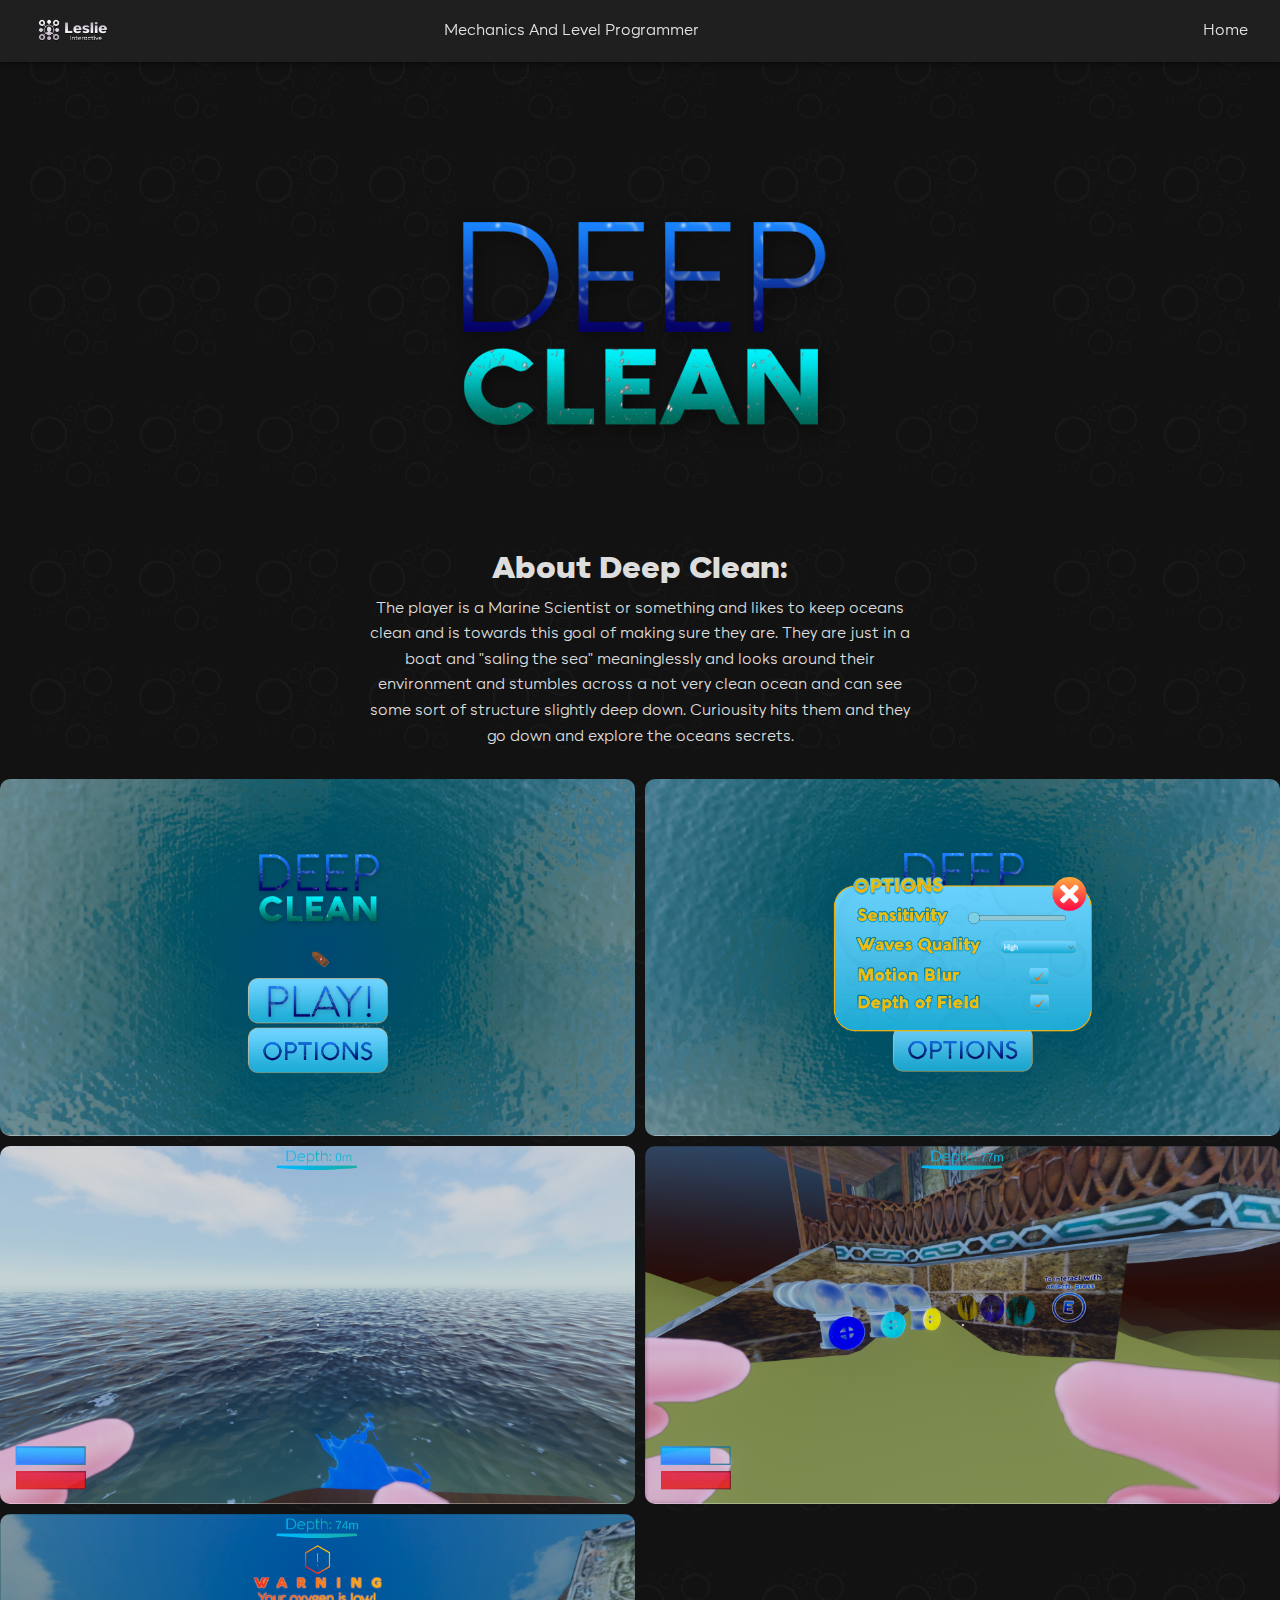
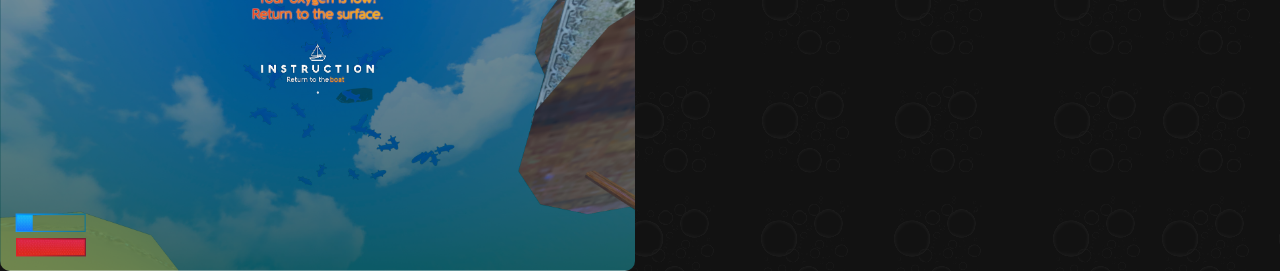
<file: pages/deepclean.html>
<!DOCTYPE html>
<html lang="en">
<head>
    <meta charset="UTF-8">
    <meta name="viewport" content="width=device-width, initial-scale=1.0">
    <title>The Subagent's Portfolio - Deep Clean</title>
    <link rel="stylesheet" href="../style.css">
    <link rel="shortcut icon" href="../assets/Icon.ico" type="image/x-icon">
</head>
<body class="deep-clean-homepage">
    <header>
        <nav class="navbar">
            <img src="../assets/Logo.png" class="logo">
            <p1 style="margin-right: 173px;">Mechanics And Level Programmer</p1>
            <ul class="nav-links">
                <li><a href="../index.html">Home</a></li>
            </ul>
        </nav>
    </header>
    <div class="hero">
        <img src="../assets/DC.png" alt="">
    </div>
</body>
  <div class="about-game">
    <h1>About Deep Clean:</h1>
    <p>The player is a Marine Scientist or something and likes to keep oceans clean and is towards this goal of making sure they are. They are just in a boat and "saling the sea" meaninglessly and looks around their environment and stumbles across a not very clean ocean and can see some sort of structure slightly deep down. Curiousity hits them and they go down and explore the oceans secrets.</p>
</div>
    <div class="screenshots">
        <img src="../assets/screenshot/DC/Menu.png" alt="">
        <img src="../assets/screenshot/DC/Options.png" alt="">
        <img src="../assets/screenshot/DC/Gameplay.png" alt="">
        <img src="../assets/screenshot/DC/Task.png" alt="">
        <img src="../assets/screenshot/DC/Warning.png" alt="">
    </div>
</html>
</file>
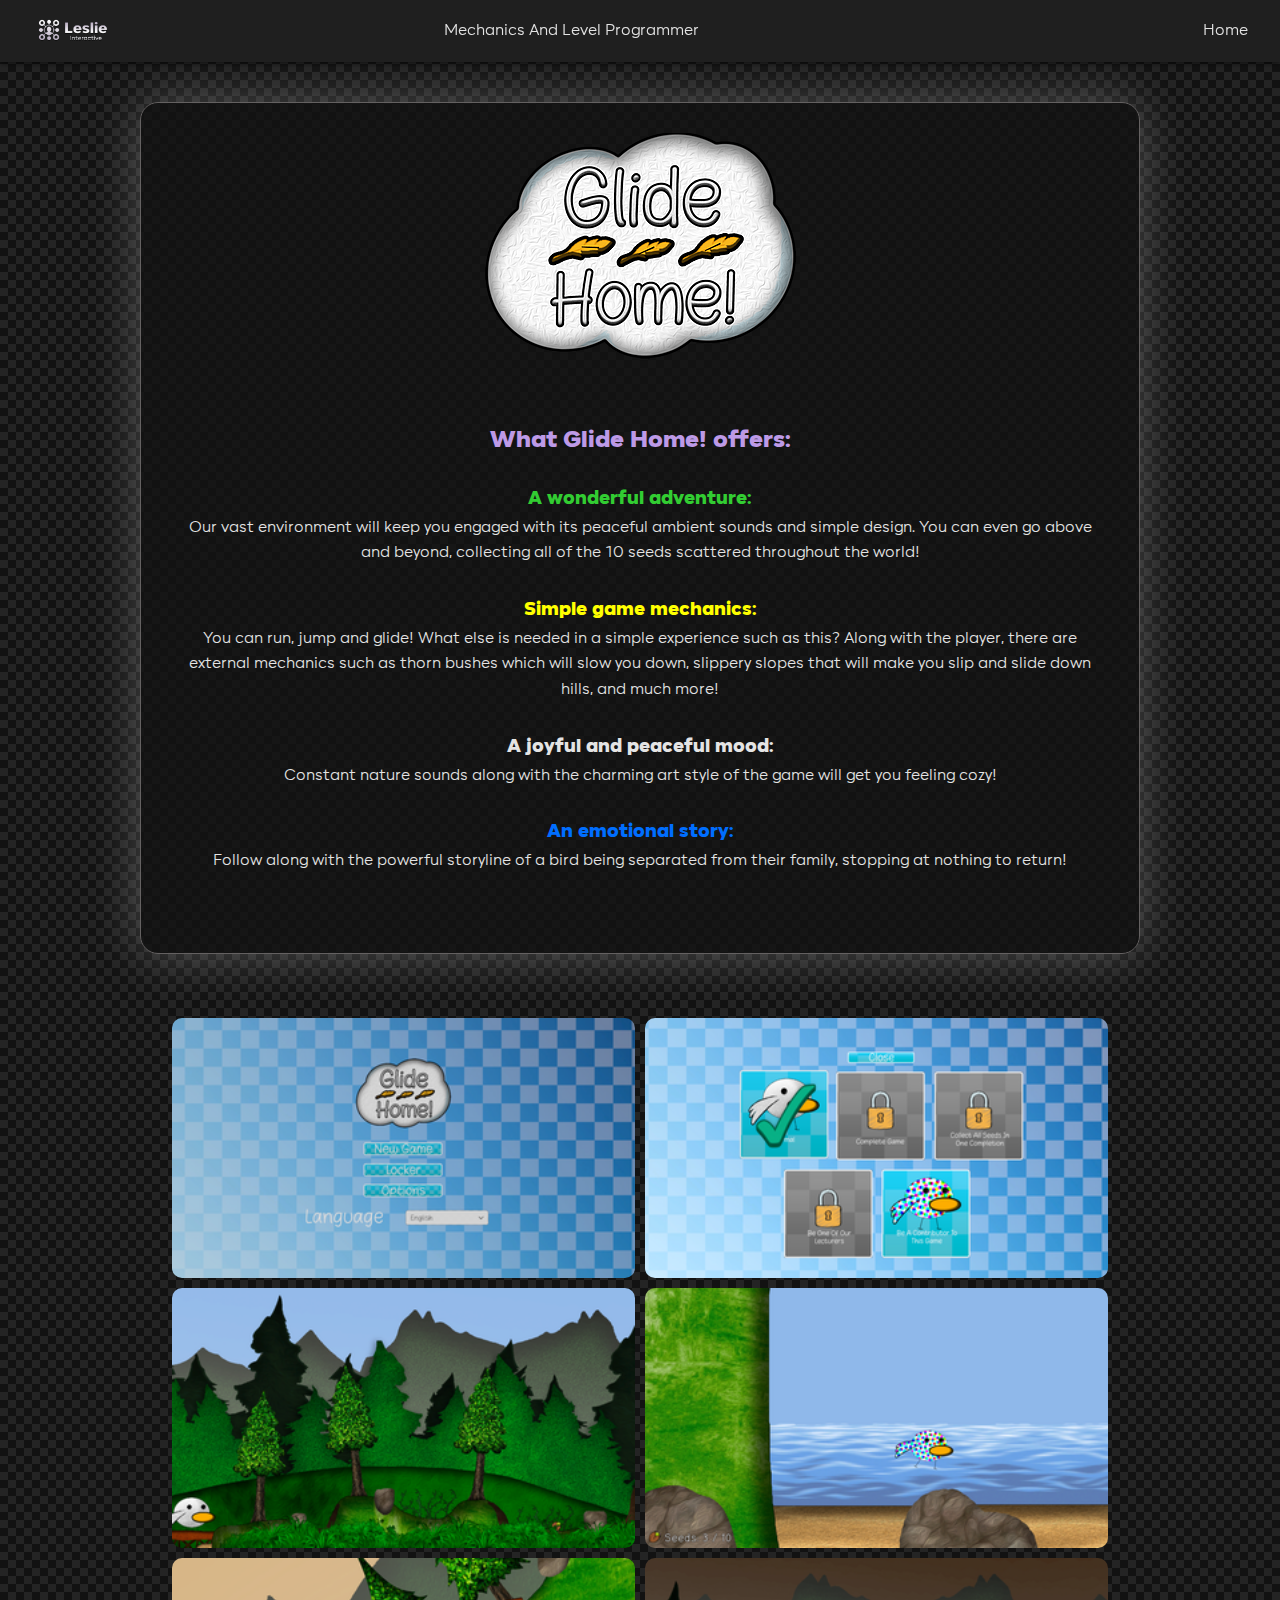
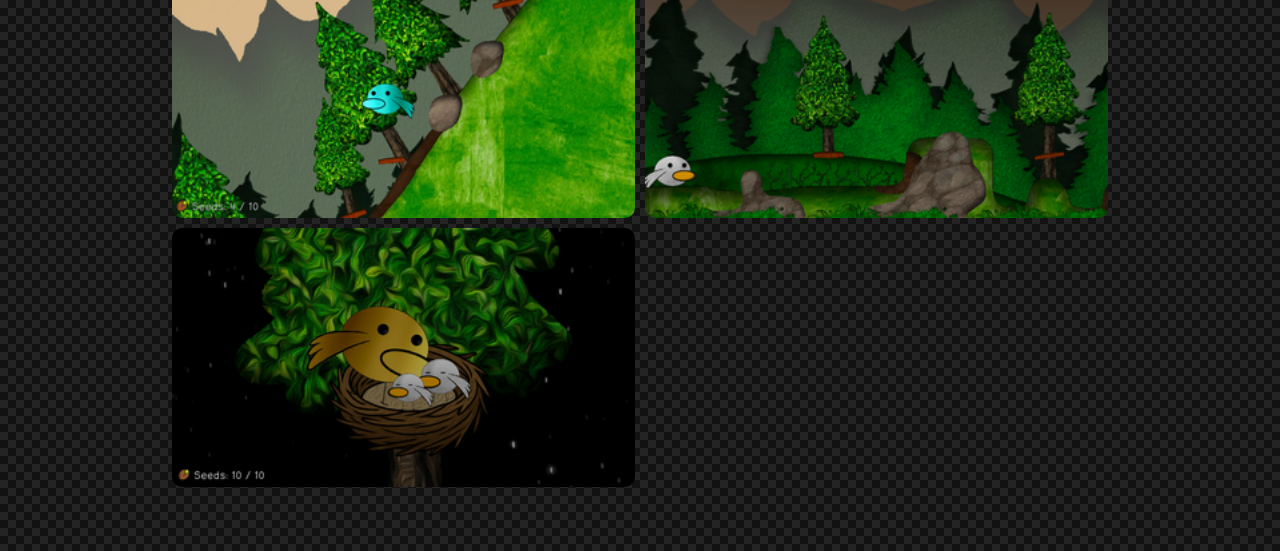
<file: pages/glidehome.html>
<!DOCTYPE html>
<html lang="en">
<head>
    <meta charset="UTF-8">
    <meta name="viewport" content="width=device-width, initial-scale=1.0">
    <title>The Subagent's Portfolio - Glide Home!</title>
    <link rel="stylesheet" href="../style.css">
    <link rel="shortcut icon" href="../assets/Icon.ico" type="image/x-icon">
</head>
<body class="glide-home-page">
    <header>
        <nav class="navbar">
            <img src="../assets/Logo.png" class="logo">
            <p1 style="margin-right: 173px;">Mechanics And Level Programmer</p1>
            <ul class="nav-links">
                <li><a href="../index.html">Home</a></li>
            </ul>
        </nav>
    </header>
    <section class="GlideHomeAbout">
        <div class="hero">
            <img style="margin-top: -50px;" src="../assets/GlideHome.png" alt="">
        </div>
        <section class="offers-section">
            <h2>What Glide Home! offers:</h2>
            <h3 style="color: limegreen;">A wonderful adventure:</h3>
            <p>Our vast environment will keep you engaged with its peaceful ambient sounds and simple design. You can even go above and beyond, collecting all of the 10 seeds scattered throughout the world!</p>
        </section>
        <section class="offers-section">
            <h3 style="color: yellow;">Simple game mechanics:</h3>
            <p>You can run, jump and glide! What else is needed in a simple experience such as this? Along with the player, there are external mechanics such as thorn bushes which will slow you down, slippery slopes that will make you slip and slide down hills, and much more!</p>
        </section>
        <section class="offers-section">
            <h3>A joyful and peaceful mood:</h3>
            <p>Constant nature sounds along with the charming art style of the game will get you feeling cozy!</p>
        </section>
        <section class="offers-section">
            <h3 style="color: rgb(0, 110, 255);">An emotional story:</h3>
            <p>Follow along with the powerful storyline of a bird being separated from their family, stopping at nothing to return!
        </section>
    </section>
     <section class="screenshots">
            <img src="../assets/screenshot/GlideHome/Menu.png" alt="">
        <img src="../assets/screenshot/GlideHome/Sprites.png" alt="">
        <img src="../assets/screenshot/GlideHome/Pine1.png" alt="">
        <img src="../assets/screenshot/GlideHome/Beach.png" alt="">
        <img src="../assets/screenshot/GlideHome/Pine2.png" alt="">
        <img src="../assets/screenshot/GlideHome/Pine3.png" alt="">
        <img src="../assets/screenshot/GlideHome/Ending.png" alt="">
        </section>
</body>
</html>
</file>
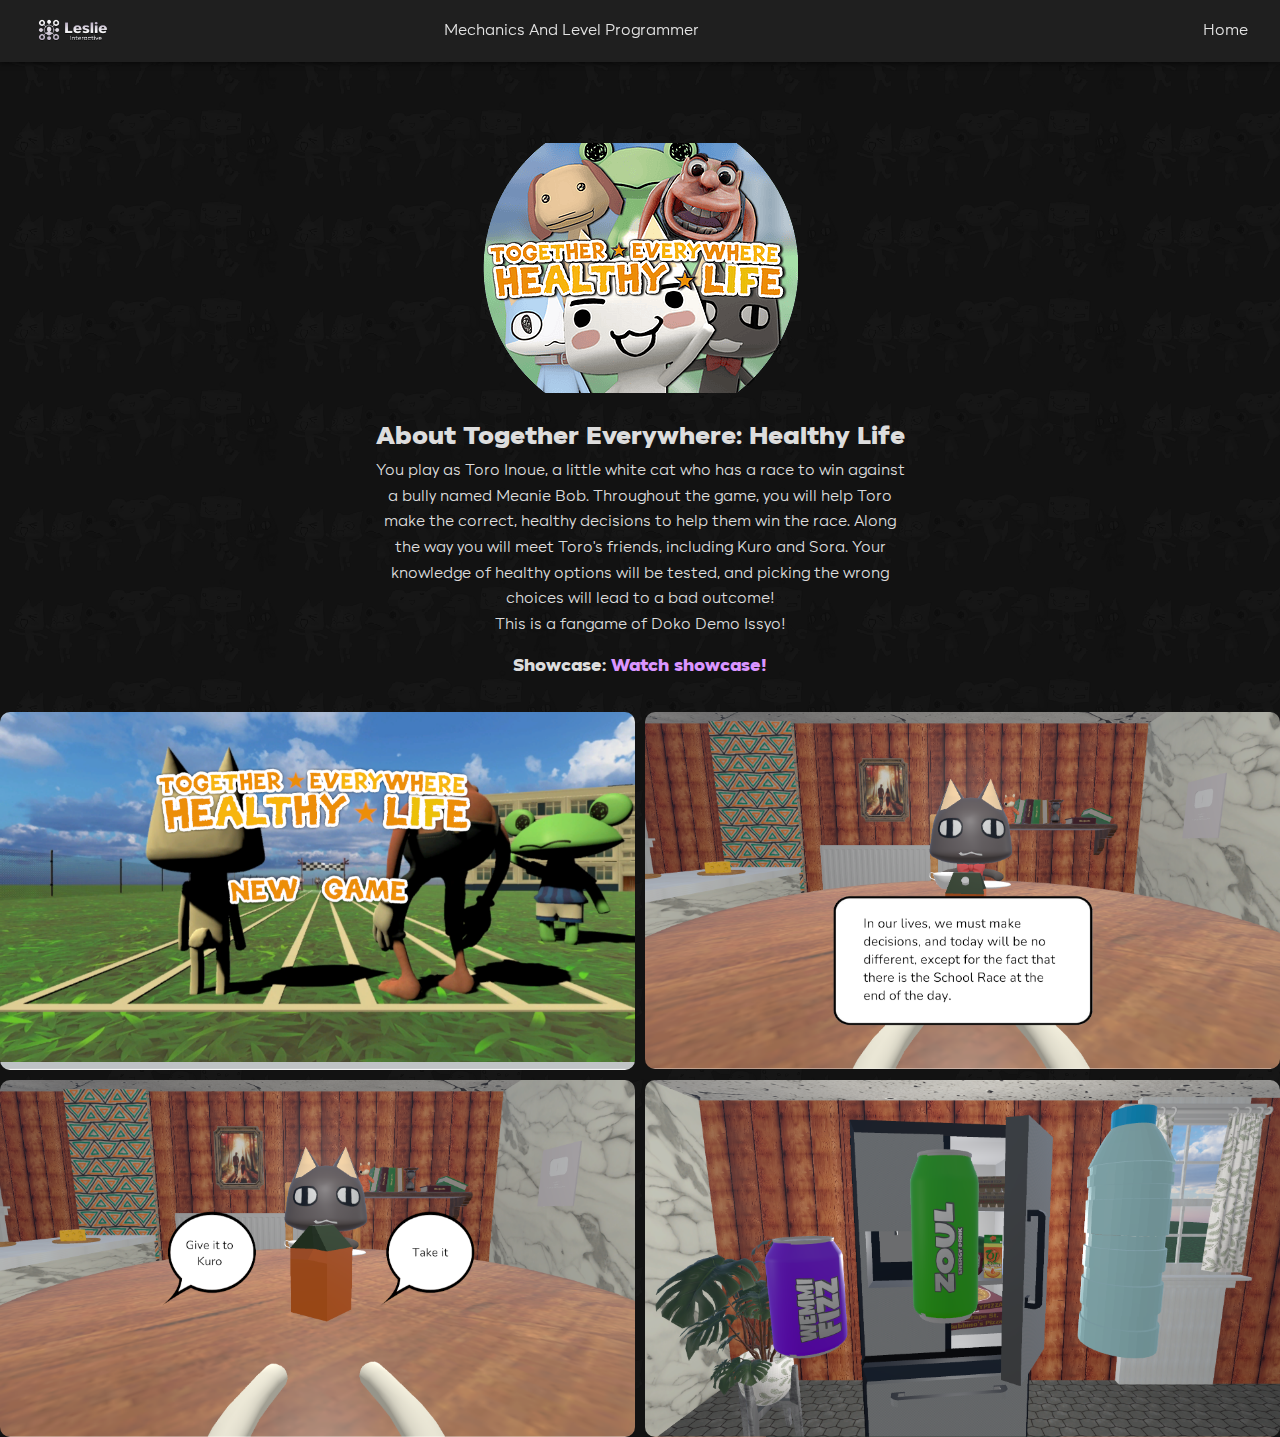
<file: pages/tehl.html>
<!DOCTYPE html>
<html lang="en">
<head>
    <meta charset="UTF-8">
    <meta name="viewport" content="width=device-width, initial-scale=1.0">
    <title>The Subagent's Portfolio - TEHL</title>
    <link rel="stylesheet" href="../style.css">
    <link rel="shortcut icon" href="../assets/Icon.ico" type="image/x-icon">
</head>
<body class="TEHLBG">
    <header>
        <nav class="navbar">
            <img src="../assets/Logo.png" class="logo">
            <p1 style="margin-right: 173px;">Mechanics And Level Programmer</p1>
            <ul class="nav-links">
                <li><a href="../index.html">Home</a></li>
            </ul>
        </nav>
    </header>
    <div class="hero">
        <img style="margin-top: 65px; margin-bottom: -35px;" src="../assets/TEHL.png" alt="">
    </div>
    <div class="about-section">
        <div class="about-game" style="margin: 5px auto 0;">
          <h1 style="font-size: 1.6rem;"> About Together Everywhere: Healthy Life</h1>
          <p>
              You play as Toro Inoue, a little white cat who has a race to win against a bully named Meanie Bob. Throughout the game, you will help Toro make the correct, healthy decisions to help them win the race. Along the way you will meet Toro's friends, including Kuro and Sora. Your knowledge of healthy options will be tested, and picking the wrong choices will lead to a bad outcome!
          </p>
          
          <p>
                      This is a fangame of Doko Demo Issyo!
          </p>
          <p style="font-weight: bold; margin-top: 15px; font-size: 1.15rem;">
              Showcase: 
              <a href="https://drive.google.com/file/d/1SxiHsu0F6KpaJ5zSRCExTkpwkZqwN7bS/view" style="text-decoration: none; color: rgb(218, 149, 255);"> Watch showcase!</a>
          </p>
        </div>
          <div class="screenshots">
              <img src="../assets/screenshot/TEHL/Menu.png" alt="">
              <img src="../assets/screenshot/TEHL/Kuro.png" alt="">
              <img src="../assets/screenshot/TEHL/Choice1.png" alt="">
              <img src="../assets/screenshot/TEHL/Drinks.png" alt="">
          </div>
</body>
</html>
</file>
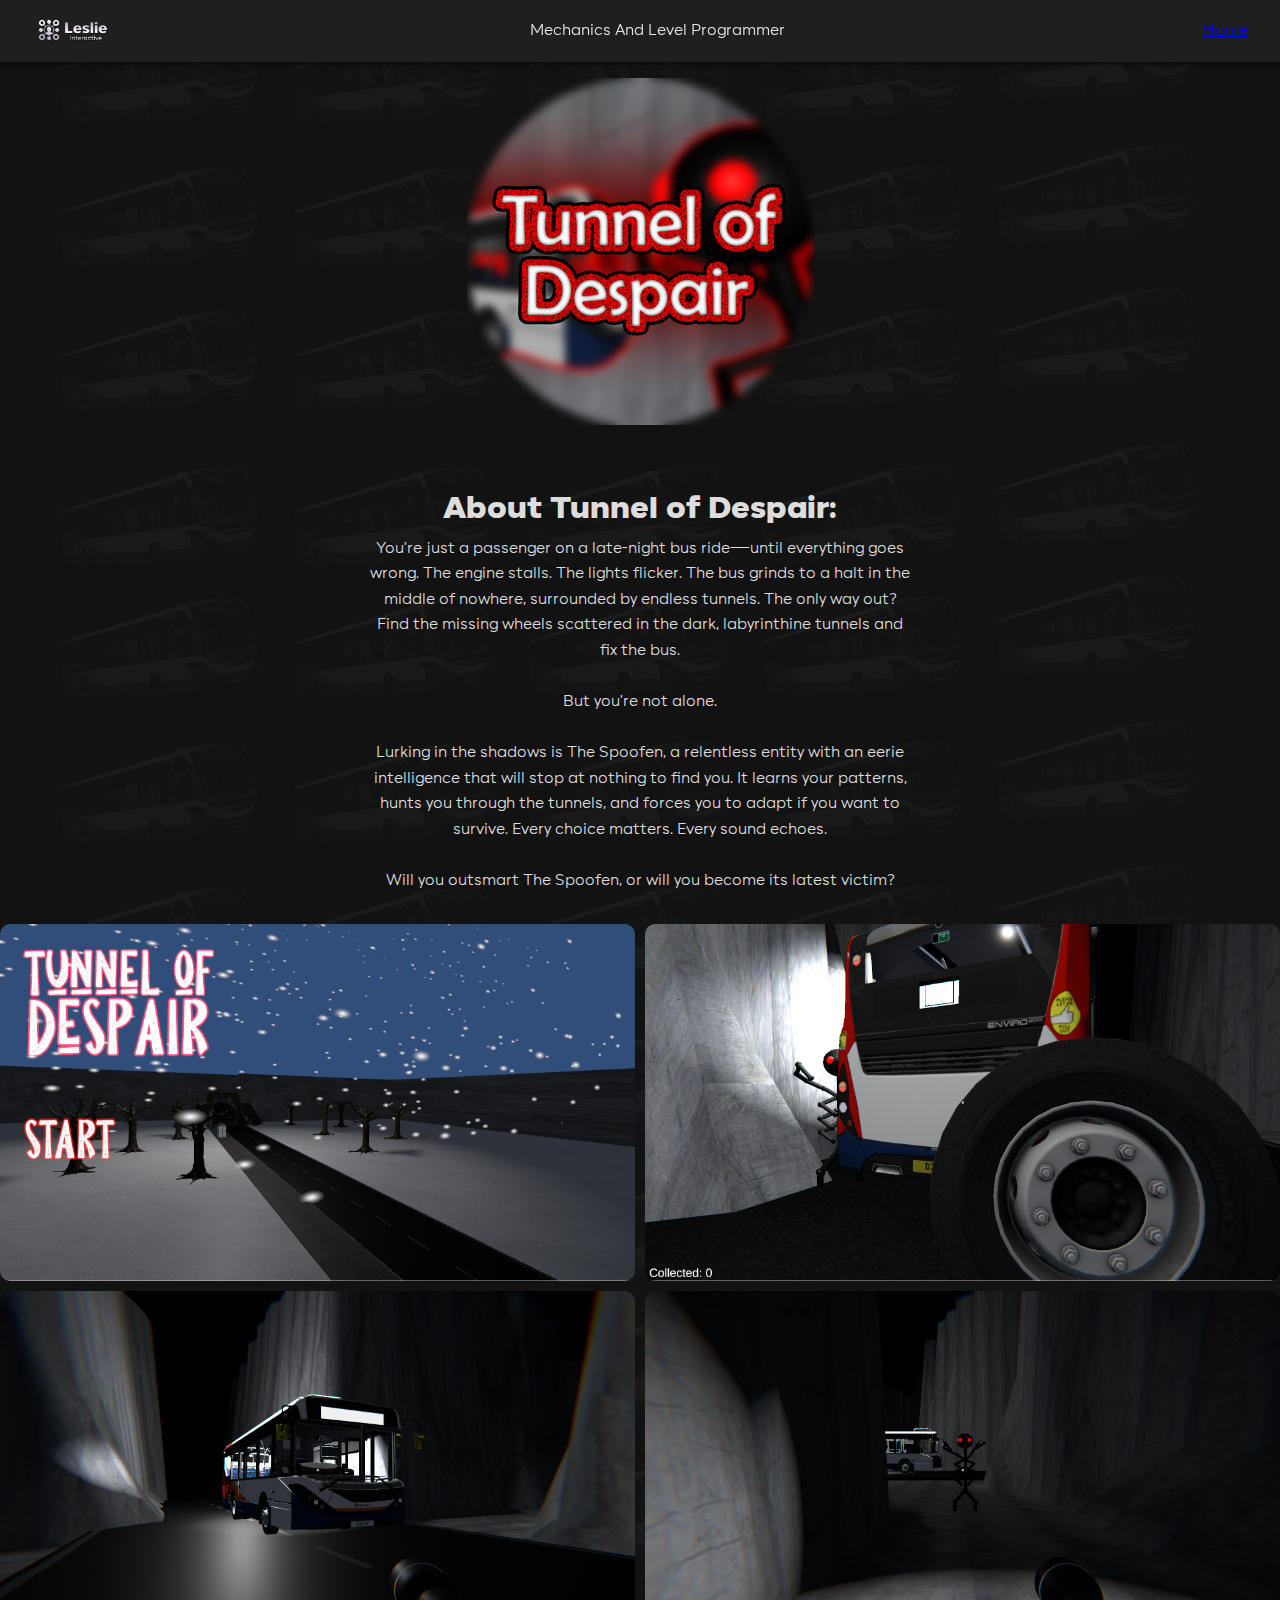
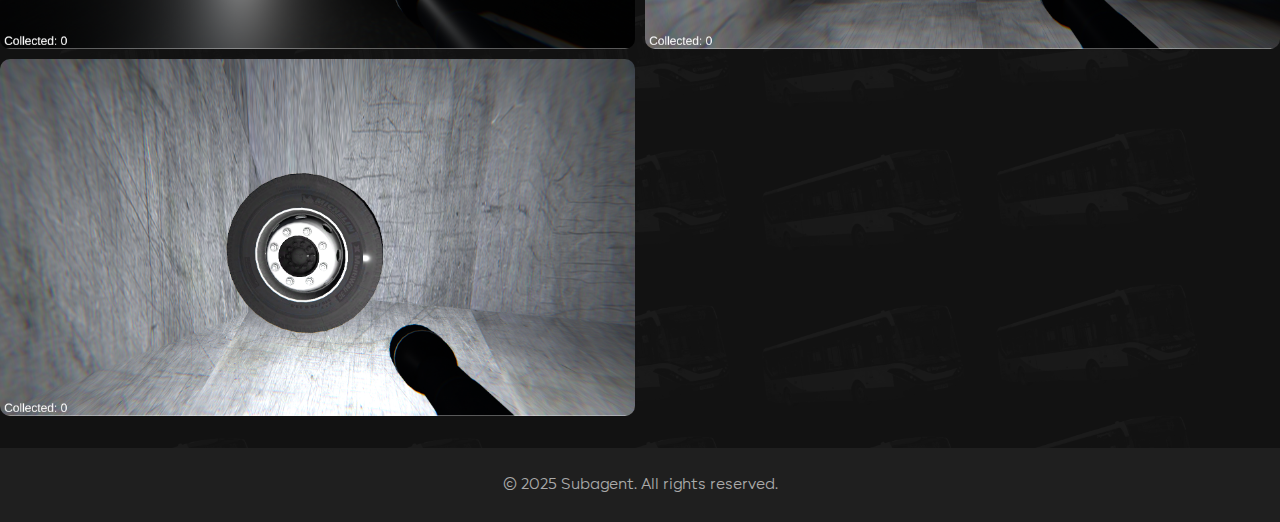
<file: pages/tunnels.html>
<!DOCTYPE html>
<html lang="en">
<head>
    <meta charset="UTF-8">
    <meta name="viewport" content="width=device-width, initial-scale=1.0">
    <title>The Subagent's Portfolio- Tunnel of Despair</title>
    <link rel="stylesheet" href="../style.css">
    <link rel="shortcut icon" href="../assets/Icon.ico" type="image/x-icon">
</head>
<body class="tod-homepage">
    <header>
        <nav class="navbar">
            <img src="../assets/Logo.png" class="logo">
            <p1 class="title">Mechanics And Level Programmer</p1>
            <ul class="links">
                <a href="../index.html">Home</a>
            </ul>
        </nav>
    </header>
    <div class="hero">
        <img src="../assets/TOD.png" alt="">
    </div>
    <div class="about-section">
        <div class="about-game" style="margin: 5px auto 0;;">
          <h1>About Tunnel of Despair:</h1>
          You’re just a passenger on a late-night bus ride—until everything goes wrong. The engine stalls. The lights flicker. The bus grinds to a halt in the middle of nowhere, surrounded by endless tunnels. The only way out? Find the missing wheels scattered in the dark, labyrinthine tunnels and fix the bus.
          <br><br>
          But you’re not alone.
          <br><br>
          Lurking in the shadows is The Spoofen, a relentless entity with an eerie intelligence that will stop at nothing to find you. It learns your patterns, hunts you through the tunnels, and forces you to adapt if you want to survive. Every choice matters. Every sound echoes.
          <br><br>
          Will you outsmart The Spoofen, or will you become its latest victim?
        </div>
          <div class="screenshots">
              <img src="../assets/screenshot/TOD/Menu.png " alt=""></a>
              <img src="../assets/screenshot/TOD/Fix.png" alt="">
              <img src="../assets/screenshot/TOD/Bus.png" alt="">
              <img src="../assets/screenshot/TOD/Spoofen.png" alt="">
              <img src="../assets/screenshot/TOD/Wheel.png" alt="">
          </div>
</div>
          
          <footer>
        <p>&copy; 2025 Subagent. All rights reserved.</p>
    </footer>

</body>
</html>
</file>
<file: style.css>
@font-face {
  font-family: 'Geova';
  src: url('fonts/GeovaTrial-Regular.ttf') format('truetype');
  font-weight: normal;
  font-style: normal;
}

@font-face {
  font-family: 'Geova';
  src: url('fonts/GeovaTrial-ExtraBold.ttf') format('truetype');
  font-weight: bold;
  font-style: normal;
}

html {
    scroll-behavior: smooth;
    scroll-padding-top: 80px;
}


/* General Reset */
* {
    margin: 0;
    padding: 0;
    box-sizing: border-box;
}

body {
    font-family: 'Geova', sans-serif;
    line-height: 1.6;
    color: #e4e4e4;
    background-color: #121212;
}

/* Navbar */
header {
    background: #1f1f1f;
    padding: 1rem 2rem;
    box-shadow: 0 2px 5px rgba(0,0,0,0.5);
    position: sticky;
    top: 0;
    z-index: 1000;
}

.navbar {
    display: flex;
    justify-content: space-between;
    align-items: center;
}

.logo {
  width: 80px;      /* scale down width */
  height: auto;      /* keep correct aspect ratio */
}

.nav-links {
    list-style: none;
    display: flex;
    gap: 1.5rem;
}

.nav-links a {
    text-decoration: none;
    color: #e4e4e4;
    transition: color 0.3s ease;
}

.nav-links a:hover {
    color: #9b5de5;
}

/* Hero Section */
.hero {
    text-align: center;
    padding: 1rem 0.1rem;
    color: #fff;
}

.hero h2 {
    font-size: 2.5rem;
    margin-bottom: 1rem;
}

.hero p {
    margin-bottom: 2rem;
}

/* Buttons */
.btn {
    display: inline-block;
    margin-top: 1rem;
    background: #9b5de5;   /* purple theme */
    color: #fff;
    padding: 0.75rem 2rem;
    margin-bottom: 40px;
    border-radius: 25px;
    text-decoration: none;
    transition: background 0.3s ease, box-shadow 0.3s ease, transform 0.3s ease;
}

.btn:hover {
    background: #7b3fbf;
    box-shadow: 0 0 10px #9b5de5, /* glow */
                0 0 5px rgba(0,0,0,0.8); /* dark outline */
    transform: translateY(-2px); /* subtle lift */
}

/* Sections */
section {
    padding: 4rem 2rem;
    max-width: 1000px;
    margin: auto;
}

h2 {
    margin-bottom: 1.5rem;
    text-align: center;
    color: #bd9ae7;
}

/* Projects */
.project-grid {
    display: grid;
    grid-template-columns: repeat(auto-fit, minmax(350px, 1fr));
    gap: 1.5rem;
}

.project-card {
    display: flex;
    align-items: center;  /* vertically center icon and text */
    gap: 1rem;            /* spacing between icon and text */
    background: #1f1f1f;
    padding: 1.5rem;
    border-radius: 10px;
    box-shadow: 0 2px 8px rgba(0,0,0,0.5);
    border: 1px solid transparent;
    transition: transform 0.3s ease, background 0.3s ease, border 0.3s ease, box-shadow 0.3s ease;
}

.project-card img {
    width: 60px;
    height: 60px;
    border-radius: 50%;   /* makes it round */
    object-fit: cover;    /* ensures it fills circle */
    flex-shrink: 0;       /* prevents squishing */
}

.project-info h3 {
    margin: 0;
    color: #fff;
}

.project-info p {
    margin: 0.25rem 0 0;
    color: #ccc;
    font-size: 0.9rem;
}



.project-card:hover {
    transform: translateY(-5px);
    background: #2a2a2a;
    border: 1px solid #9b5de5;
    box-shadow: 0 4px 15px rgba(0,0,0,0.7); /* optional extra smooth effect */
}

/* Contact */
.contact {
    text-align: center;
}

/* Footer */
footer {
    text-align: center;
    padding: 1.5rem;
    background: #1f1f1f;
    color: #aaa;
    margin-top: 2rem;
}

.btn-play {
    display: inline-block;
    margin-top: 0.75rem;   /* adds space above button */
    padding: 0.4rem 0.9rem;
    background: linear-gradient(135deg, #00c853, #b2ff59);
    color: #fff;
    font-size: 0.85rem;
    font-weight: 600;
    border-radius: 20px;
    text-decoration: none;
    transition: transform 0.2s ease, box-shadow 0.2s ease;
    
}

.btn-play:hover {
    transform: translateY(-1px);
    box-shadow: 0 0 8px rgba(0, 200, 83, 0.5);
    outline: 2px solid #005a26;   /* visible outline */
    outline-offset: 0.2px;          /* push it slightly outward */
}

.btn-info {
    display: inline-block;
    margin-top: 0.75rem;   /* adds space above button */
    padding: 0.4rem 0.9rem;
    background: linear-gradient(135deg, #0099c8, #5996ff);
    color: #fff;
    font-size: 0.85rem;
    font-weight: 600;
    border-radius: 20px;
    text-decoration: none;
    transition: transform 0.2s ease, box-shadow 0.2s ease;
    
}

.btn-info:hover {
    transform: translateY(-1px);
    box-shadow: 0 0 8px rgba(0, 153, 200, 0.5);
    outline: 2px solid #004a5a;   /* visible outline */
    outline-offset: 0.2px;          /* push it slightly outward */
}

.btn-play-unavail {
    display: inline-block;
    margin-top: 0.75rem;   /* adds space above button */
    padding: 0.4rem 0.9rem;
    background: linear-gradient(135deg, #c80000, #ff5959);
    color: #fff;
    font-size: 0.85rem;
    font-weight: 600;
    border-radius: 20px;
    text-decoration: none;
    transition: transform 0.2s ease, box-shadow 0.2s ease;
    
}

.btn-play-unavail:hover {
    transform: translateY(-1px);
    box-shadow: 0 0 8px rgba(200, 0, 0, 0.5);
    outline: 2px solid #5a0000;   /* visible outline */
    outline-offset: 0.2px;          /* push it slightly outward */
}

.about {
    text-align: center;
}

.connections {
    text-align: center;
    padding: 5px;
    font-size: 40px;
    display: flex;
    gap: 40px;
    justify-content: center;
}

.connections a {
    text-decoration: none;
    color: #be99eb;
}

.about-slideshow-container {
  display: flex;
  gap: 40px;
  align-items: flex-start;
}

.about {
  flex: 1;
  max-width: 600px;
}

.slideshow {
  flex: 1;
  max-width: 500px;
  margin-top: 30px;
  display: flex;
  flex-direction: column;    /* stack children vertically */
  align-items: center;       /* center horizontally */
}

.slideshow img {
  width: 100%;
  height: auto;
  border-radius: 8px;
  object-fit: cover;

  /* Start fully visible */
  opacity: 1;
  transition: opacity 0.8s ease-out;
}

.dots-container {
  display: flex;
  justify-content: center;
  gap: 10px;
}

.dots-container .dot {
  width: 14px;
  height: 14px;
  background-color: #bbb;
  border-radius: 50%;
  display: inline-block;
  cursor: pointer;
  transition: background-color 0.3s ease;
}

.dots-container .dot.active {
  background-color: #7b3fbf; /* Active dot color */
  box-shadow: 0 0 6px #7b3fbf;
}

.about-game {
  max-width: 600px;
  margin: -100px auto 0;  
  line-height: 1.6;
  font-size: 16px;
  color: #ddd;
  text-align: center;
  padding: 30px;
}

.about-section {
    text-align: center;
}

.screenshots {
  flex: 1 1 40%;
  display: grid;
  grid-template-columns: 1fr 1fr;
  gap: 10px;
}

.screenshots img {
  width: 100%;
  border-radius: 10px;
  object-fit: cover;
  transition: transform 0.3s ease;
}

.screenshots img:hover {
  transform: scale(1.01);
}

@media (max-width: 900px) {
  .about-section {
    flex-direction: column;
  }

  .screenshots {
    grid-template-columns: repeat(auto-fill, minmax(150px, 1fr));
  }
}

.offers-section {
    display: block;
    text-align: center;
    padding: 15px;
}

.glide-home-page {
  background-image: url(assets/checker.png);
  background-blend-mode: overlay;
}

.GlideHomeAbout {
  box-shadow: 0 0 50px #ffffff42; 
  margin-top: 40px;
  border: 1px solid #646161;
  box-sizing: border-box;     
  border-radius: 18px;
  background-color: #121212c5;
}

.deep-clean-homepage {
  background-image: url(assets/bubbles.png);
  background-repeat: repeat;
}

.homepage {
  background-image: url(assets/Mosai.png);
  background-size: cover;
}

.tod-homepage {
  background-image: url(assets/BusBG.png);
  background-size: contain;
}

.sp-homepage {
  background-image: url(assets/SPBG.png);
  background-size: cover;
}

.TEHLBG {
  background-image: url(assets/TEHLBG.png);
  background-repeat: repeat;
}
</file>
